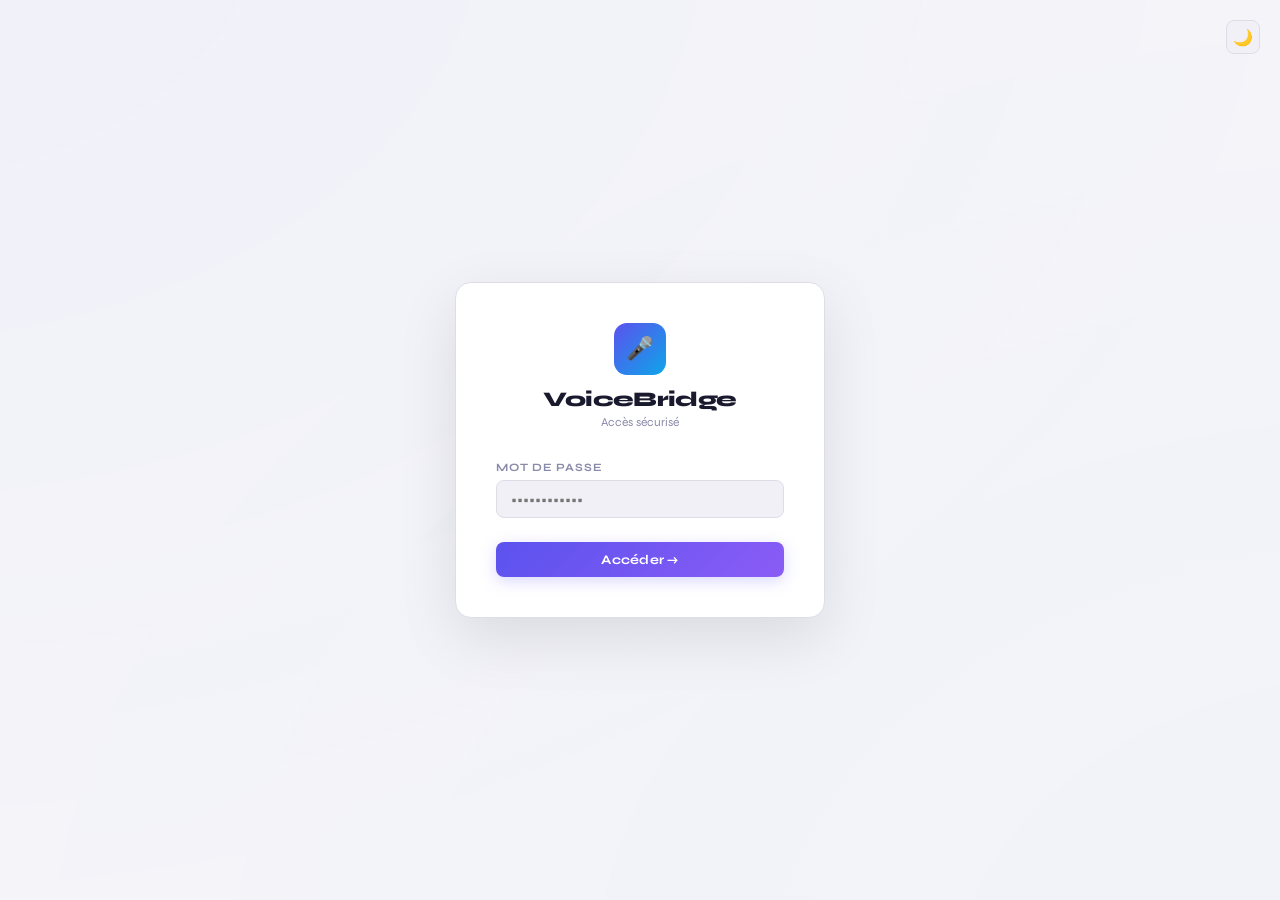
<file: Spec/voicebridge_v8.html>
<!DOCTYPE html>
<html lang="fr" data-theme="light">
<head>
<meta charset="UTF-8">
<meta name="viewport" content="width=device-width, initial-scale=1.0">
<title>VoiceBridge</title>
<link href="https://fonts.googleapis.com/css2?family=Syne:wght@400;500;600;700;800&family=DM+Mono:wght@300;400;500&display=swap" rel="stylesheet">
<style>
  /* ── THEMES ── */
  [data-theme="dark"] {
    --bg: #0a0a0f;
    --surface: #111118;
    --surface2: #1a1a24;
    --surface3: #22222f;
    --border: #2a2a3a;
    --border2: #333345;
    --accent: #6c63ff;
    --accent2: #a78bfa;
    --accent3: #38bdf8;
    --success: #34d399;
    --warning: #fbbf24;
    --danger: #f87171;
    --text: #f0f0f8;
    --text2: #9898b8;
    --text3: #5a5a7a;
    --glow: rgba(108,99,255,0.15);
    --shadow: rgba(0,0,0,0.5);
    --header-bg: rgba(10,10,15,0.88);
  }

  [data-theme="light"] {
    --bg: #f4f4f9;
    --surface: #ffffff;
    --surface2: #f0f0f6;
    --surface3: #e8e8f0;
    --border: #dddde8;
    --border2: #c8c8d8;
    --accent: #5b52ee;
    --accent2: #7c6ee8;
    --accent3: #0ea5e9;
    --success: #10b981;
    --warning: #d97706;
    --danger: #ef4444;
    --text: #1a1a2e;
    --text2: #4a4a6a;
    --text3: #8a8aaa;
    --glow: rgba(91,82,238,0.08);
    --shadow: rgba(0,0,0,0.1);
    --header-bg: rgba(244,244,249,0.92);
  }

  * { margin:0; padding:0; box-sizing:border-box; }

  body {
    font-family: 'Syne', sans-serif;
    background: var(--bg);
    color: var(--text);
    min-height: 100vh;
    overflow-x: hidden;
    transition: background 0.3s, color 0.3s;
  }

  body::before {
    content: '';
    position: fixed;
    top: -50%; left: -50%;
    width: 200%; height: 200%;
    background: radial-gradient(ellipse at 20% 20%, rgba(108,99,255,0.05) 0%, transparent 50%),
                radial-gradient(ellipse at 80% 80%, rgba(56,189,248,0.03) 0%, transparent 50%);
    pointer-events: none; z-index: 0;
    transition: opacity 0.3s;
  }

  [data-theme="light"] body::before { opacity: 0.5; }

  /* ── HEADER ── */
  header {
    position: sticky; top: 0; z-index: 100;
    background: var(--header-bg);
    backdrop-filter: blur(20px);
    border-bottom: 1px solid var(--border);
    padding: 0 2rem;
    transition: background 0.3s, border-color 0.3s;
  }

  .header-top {
    display: flex; align-items: center;
    justify-content: space-between;
    padding: 0.9rem 0 0.75rem;
  }

  .logo {
    display: flex; align-items: center; gap: 0.6rem;
    font-size: 1.1rem; font-weight: 700; letter-spacing: -0.02em;
  }

  .logo-icon {
    width: 32px; height: 32px;
    background: linear-gradient(135deg, var(--accent), var(--accent3));
    border-radius: 8px;
    display: flex; align-items: center; justify-content: center;
    font-size: 0.9rem;
  }

  .header-actions { display: flex; align-items: center; gap: 0.6rem; }

  .theme-toggle {
    width: 34px; height: 34px;
    border-radius: 8px;
    border: 1px solid var(--border);
    background: var(--surface2);
    cursor: pointer;
    display: flex; align-items: center; justify-content: center;
    font-size: 1rem;
    transition: all 0.2s;
  }
  .theme-toggle:hover { border-color: var(--border2); }

  .status-badge {
    display: flex; align-items: center; gap: 0.4rem;
    padding: 0.35rem 0.75rem;
    background: var(--surface2);
    border: 1px solid var(--border);
    border-radius: 20px;
    font-size: 0.75rem;
    font-family: 'DM Mono', monospace;
    cursor: pointer;
    transition: all 0.2s;
  }
  .status-badge:hover { border-color: var(--border2); }

  .status-dot {
    width: 6px; height: 6px; border-radius: 50%;
    background: var(--success);
    box-shadow: 0 0 6px var(--success);
    animation: pulse 2s infinite;
  }

  @keyframes pulse { 0%,100%{opacity:1} 50%{opacity:0.4} }

  .btn-header {
    display: flex; align-items: center; gap: 0.4rem;
    padding: 0.35rem 0.8rem;
    border-radius: 8px;
    font-size: 0.75rem; font-weight: 600;
    font-family: 'Syne', sans-serif;
    border: 1px solid var(--border);
    cursor: pointer; transition: all 0.2s;
    background: var(--surface2); color: var(--text2);
  }
  .btn-header:hover { border-color: var(--accent); color: var(--accent2); }
  .btn-header.warm { border-color: rgba(108,99,255,0.3); color: var(--accent2); }
  .btn-header.warm:hover { background: rgba(108,99,255,0.1); }

  /* ── NAV ── */
  nav { display: flex; gap: 0; border-top: 1px solid var(--border); }

  .nav-item {
    padding: 0.65rem 1.1rem;
    font-size: 0.75rem; font-weight: 600;
    color: var(--text3); cursor: pointer;
    border-bottom: 2px solid transparent;
    transition: all 0.2s;
    letter-spacing: 0.03em; text-transform: uppercase;
  }
  .nav-item:hover { color: var(--text2); }
  .nav-item.active { color: var(--accent2); border-bottom-color: var(--accent); }

  /* ── MAIN ── */
  main {
    position: relative; z-index: 1;
    max-width: 920px; margin: 0 auto;
    padding: 2rem 2rem 5rem;
  }

  .page { display: none; }
  .page.active { display: block; }

  /* ── PAGE HEADER ── */
  .page-title {
    font-size: 1.5rem; font-weight: 800;
    letter-spacing: -0.03em; margin-bottom: 0.2rem;
  }
  .page-sub {
    font-size: 0.78rem; color: var(--text3);
    margin-bottom: 1.75rem;
    font-family: 'DM Mono', monospace;
  }

  /* ── STUDIO TABS ── */
  .studio-tabs {
    display: flex; gap: 0;
    background: var(--surface);
    border: 1px solid var(--border);
    border-radius: 12px;
    padding: 4px; margin-bottom: 2rem;
  }

  .studio-tab {
    flex: 1; padding: 0.6rem 0.75rem;
    border-radius: 9px;
    font-size: 0.78rem; font-weight: 600;
    color: var(--text3); cursor: pointer;
    transition: all 0.2s; text-align: center;
  }
  .studio-tab:hover { color: var(--text2); }
  .studio-tab.active {
    background: var(--surface3); color: var(--text);
    border: 1px solid var(--border2);
    box-shadow: 0 2px 8px var(--shadow);
  }

  .studio-content { display: none; }
  .studio-content.active { display: block; }

  /* ── STEPS ── */
  .step { margin-bottom: 1.5rem; transition: opacity 0.3s; }
  .step.locked { opacity: 0.3; pointer-events: none; user-select: none; }

  .step-header {
    display: flex; align-items: center; gap: 0.5rem;
    margin-bottom: 1rem; padding-bottom: 0.5rem;
    border-bottom: 1px solid var(--border);
  }

  .step-number {
    width: 22px; height: 22px; border-radius: 50%;
    background: var(--surface3); border: 1px solid var(--border2);
    display: flex; align-items: center; justify-content: center;
    font-size: 0.65rem; font-family: 'DM Mono', monospace;
    color: var(--text3); flex-shrink: 0;
  }
  .step.done .step-number {
    background: rgba(52,211,153,0.15);
    border-color: var(--success); color: var(--success);
  }

  .step-title {
    font-size: 0.73rem; font-weight: 700;
    color: var(--text3); text-transform: uppercase; letter-spacing: 0.08em;
  }
  .step.done .step-title { color: var(--success); }

  /* ── FORM ── */
  .field { margin-bottom: 1rem; }

  label {
    display: block; font-size: 0.7rem; font-weight: 700;
    color: var(--text3); text-transform: uppercase;
    letter-spacing: 0.07em; margin-bottom: 0.4rem;
  }

  select, input[type="text"], input[type="password"], input[type="url"] {
    width: 100%; padding: 0.6rem 0.9rem;
    background: var(--surface2); border: 1px solid var(--border);
    border-radius: 8px; color: var(--text);
    font-family: 'Syne', sans-serif; font-size: 0.85rem;
    outline: none; transition: border-color 0.2s, box-shadow 0.2s;
    appearance: none; -webkit-appearance: none;
  }
  select {
    background-image: url("data:image/svg+xml,%3Csvg xmlns='http://www.w3.org/2000/svg' width='12' height='12' viewBox='0 0 12 12'%3E%3Cpath fill='%235a5a7a' d='M6 8L1 3h10z'/%3E%3C/svg%3E");
    background-repeat: no-repeat; background-position: right 0.75rem center; padding-right: 2rem;
  }
  select:focus, input:focus {
    border-color: var(--accent);
    box-shadow: 0 0 0 3px rgba(108,99,255,0.1);
  }

  textarea {
    width: 100%; padding: 0.9rem;
    background: var(--surface2); border: 1px solid var(--border);
    border-radius: 8px; color: var(--text);
    font-family: 'DM Mono', monospace; font-size: 0.82rem;
    line-height: 1.6; outline: none; resize: vertical; min-height: 90px;
    transition: border-color 0.2s;
  }
  textarea:focus { border-color: var(--accent); box-shadow: 0 0 0 3px rgba(108,99,255,0.1); }

  .hint {
    margin-top: 0.4rem; font-size: 0.7rem; color: var(--text3);
    font-family: 'DM Mono', monospace;
  }

  /* ── RADIO ── */
  .radio-group { display: flex; gap: 0.5rem; flex-wrap: wrap; }

  .radio-option {
    display: flex; align-items: center; gap: 0.4rem;
    padding: 0.4rem 0.75rem;
    background: var(--surface2); border: 1px solid var(--border);
    border-radius: 8px; font-size: 0.78rem; font-weight: 500;
    color: var(--text2); cursor: pointer; transition: all 0.2s;
  }
  .radio-option:hover { border-color: var(--border2); color: var(--text); }
  .radio-option.selected {
    background: rgba(108,99,255,0.1);
    border-color: var(--accent); color: var(--accent2);
  }

  /* ── BUTTONS ── */
  .btn {
    display: inline-flex; align-items: center; gap: 0.4rem;
    padding: 0.6rem 1.2rem; border-radius: 8px;
    font-size: 0.82rem; font-weight: 700;
    font-family: 'Syne', sans-serif;
    cursor: pointer; transition: all 0.2s; border: none;
    letter-spacing: 0.02em;
  }
  .btn-primary {
    background: linear-gradient(135deg, var(--accent), #8b5cf6);
    color: white; box-shadow: 0 4px 15px rgba(108,99,255,0.25);
  }
  .btn-primary:hover { transform: translateY(-1px); box-shadow: 0 6px 20px rgba(108,99,255,0.35); }
  .btn-secondary {
    background: var(--surface2); color: var(--text2);
    border: 1px solid var(--border);
  }
  .btn-secondary:hover { border-color: var(--border2); color: var(--text); }
  .btn-danger {
    background: rgba(248,113,113,0.1); color: var(--danger);
    border: 1px solid rgba(248,113,113,0.2);
  }
  .btn-danger:hover { background: rgba(248,113,113,0.2); }
  .btn-sm { padding: 0.3rem 0.65rem; font-size: 0.72rem; }

  .btn-row { display: flex; gap: 0.5rem; margin-top: 1rem; flex-wrap: wrap; }

  /* ── MIC ZONE ── */
  .mic-zone {
    background: var(--surface); border: 1px solid var(--border);
    border-radius: 12px; padding: 2rem; text-align: center;
    cursor: pointer; position: relative; overflow: hidden;
    transition: all 0.2s;
  }
  .mic-zone::before {
    content: ''; position: absolute; inset: 0;
    background: radial-gradient(ellipse at center, var(--glow) 0%, transparent 70%);
    opacity: 0; transition: opacity 0.3s;
  }
  .mic-zone:hover::before, .mic-zone.recording::before { opacity: 1; }
  .mic-zone.recording { border-color: var(--accent); }
  .mic-icon { font-size: 2rem; margin-bottom: 0.5rem; display: block; }
  .mic-label { font-size: 0.8rem; color: var(--text3); font-family: 'DM Mono', monospace; }

  .recording-waves {
    display: none; justify-content: center;
    align-items: center; gap: 3px; margin-top: 0.6rem; height: 18px;
  }
  .mic-zone.recording .recording-waves { display: flex; }

  .wave-bar {
    width: 3px; background: var(--accent); border-radius: 2px;
    animation: wave 0.8s ease-in-out infinite;
  }
  .wave-bar:nth-child(1){animation-delay:0s;height:6px}
  .wave-bar:nth-child(2){animation-delay:.1s;height:14px}
  .wave-bar:nth-child(3){animation-delay:.2s;height:18px}
  .wave-bar:nth-child(4){animation-delay:.3s;height:14px}
  .wave-bar:nth-child(5){animation-delay:.4s;height:6px}

  @keyframes wave { 0%,100%{transform:scaleY(0.5)} 50%{transform:scaleY(1)} }

  /* ── PLAYER ── */
  .audio-player {
    background: var(--surface); border: 1px solid var(--border);
    border-radius: 10px; padding: 0.75rem 1rem;
    display: flex; align-items: center; gap: 0.75rem;
  }
  .play-btn {
    width: 30px; height: 30px; border-radius: 50%;
    background: linear-gradient(135deg, var(--accent), #8b5cf6);
    border: none; cursor: pointer;
    display: flex; align-items: center; justify-content: center;
    font-size: 0.65rem; flex-shrink: 0; transition: transform 0.2s;
  }
  .play-btn:hover { transform: scale(1.08); }
  .progress-track {
    flex: 1; height: 3px; background: var(--surface3);
    border-radius: 2px; cursor: pointer;
  }
  .progress-fill {
    height: 100%; border-radius: 2px;
    background: linear-gradient(90deg, var(--accent), var(--accent3));
  }
  .time { font-size: 0.68rem; font-family: 'DM Mono', monospace; color: var(--text3); white-space: nowrap; }

  /* ── DROP ZONE ── */
  .drop-zone {
    border: 2px dashed var(--border); border-radius: 12px;
    padding: 2rem; text-align: center;
    transition: all 0.2s; cursor: pointer;
  }
  .drop-zone:hover { border-color: var(--accent); background: rgba(108,99,255,0.03); }
  .drop-icon { font-size: 1.75rem; margin-bottom: 0.6rem; display: block; }
  .drop-label { font-size: 0.82rem; color: var(--text2); }
  .drop-formats { font-size: 0.7rem; color: var(--text3); font-family: 'DM Mono', monospace; margin-top: 0.25rem; }

  /* ── CARD ── */
  .card {
    background: var(--surface); border: 1px solid var(--border);
    border-radius: 12px; padding: 1.25rem; margin-bottom: 1rem;
    transition: background 0.3s, border-color 0.3s;
  }
  .card-title {
    font-size: 0.7rem; font-weight: 700; color: var(--text3);
    text-transform: uppercase; letter-spacing: 0.08em; margin-bottom: 1rem;
  }

  /* ── ALERT ── */
  .alert {
    display: flex; align-items: flex-start; gap: 0.6rem;
    padding: 0.7rem 0.9rem; border-radius: 8px;
    font-size: 0.78rem; margin-bottom: 0.75rem; line-height: 1.4;
  }
  .alert-warn { background: rgba(251,191,36,0.08); border: 1px solid rgba(251,191,36,0.2); color: var(--warning); }
  .alert-success { background: rgba(52,211,153,0.08); border: 1px solid rgba(52,211,153,0.2); color: var(--success); }
  .alert-info { background: rgba(108,99,255,0.08); border: 1px solid rgba(108,99,255,0.2); color: var(--accent2); }

  /* ── VOICE LIST ── */
  .voice-list {
    border: 1px solid var(--border); border-radius: 12px; overflow: hidden;
  }
  .voice-item {
    border-bottom: 1px solid var(--border); transition: background 0.15s;
  }
  .voice-item:last-child { border-bottom: none; }

  .voice-item-row {
    display: flex; align-items: center;
    padding: 0.9rem 1.25rem; gap: 0.75rem;
  }
  .voice-item:hover .voice-item-row { background: var(--surface2); }

  .voice-flag { font-size: 1.1rem; flex-shrink: 0; }
  .voice-info { flex: 1; }
  .voice-name { font-size: 0.88rem; font-weight: 600; margin-bottom: 0.1rem; }
  .voice-meta { font-size: 0.68rem; color: var(--text3); font-family: 'DM Mono', monospace; }

  .voice-actions { display: flex; gap: 0.35rem; }

  .icon-btn {
    width: 28px; height: 28px; border-radius: 6px;
    border: 1px solid var(--border); background: var(--surface2);
    color: var(--text3); cursor: pointer;
    display: flex; align-items: center; justify-content: center;
    font-size: 0.75rem; transition: all 0.2s;
  }
  .icon-btn:hover { border-color: var(--border2); color: var(--text); }
  .icon-btn.delete:hover { border-color: var(--danger); color: var(--danger); background: rgba(248,113,113,0.05); }
  .icon-btn.locked { opacity: 0.5; cursor: default; }
  .icon-btn.play-icon:hover { border-color: var(--success); color: var(--success); }
  .icon-btn.play-icon.active { border-color: var(--success); color: var(--success); background: rgba(52,211,153,0.08); }

  .voice-player {
    display: none; padding: 0 1.25rem 0.9rem;
    background: var(--surface2);
  }
  .voice-player.open { display: block; }

  /* ── RECORDINGS ── */
  .recordings-toolbar {
    display: flex; align-items: center; justify-content: space-between;
    margin-bottom: 1.25rem; flex-wrap: wrap; gap: 0.75rem;
  }

  .filter-tabs {
    display: flex; gap: 0.35rem;
  }
  .filter-tab {
    padding: 0.35rem 0.75rem; border-radius: 20px;
    font-size: 0.72rem; font-weight: 600;
    border: 1px solid var(--border);
    background: var(--surface2); color: var(--text3);
    cursor: pointer; transition: all 0.2s;
  }
  .filter-tab:hover { color: var(--text2); }
  .filter-tab.active {
    background: rgba(108,99,255,0.1);
    border-color: var(--accent); color: var(--accent2);
  }

  .recordings-stats {
    font-size: 0.72rem; color: var(--text3);
    font-family: 'DM Mono', monospace;
  }

  .rec-list { display: flex; flex-direction: column; gap: 0; border: 1px solid var(--border); border-radius: 12px; overflow: hidden; }

  .rec-item { border-bottom: 1px solid var(--border); }
  .rec-item:last-child { border-bottom: none; }

  .rec-item-row {
    display: flex; align-items: center; gap: 0.75rem;
    padding: 0.85rem 1.25rem; transition: background 0.15s;
  }
  .rec-item:hover .rec-item-row { background: var(--surface2); }

  .rec-mode-badge {
    padding: 0.2rem 0.55rem; border-radius: 6px;
    font-size: 0.65rem; font-weight: 700; letter-spacing: 0.04em;
    font-family: 'DM Mono', monospace; flex-shrink: 0;
  }
  .badge-tts { background: rgba(108,99,255,0.12); color: var(--accent2); }
  .badge-stt { background: rgba(56,189,248,0.12); color: var(--accent3); }
  .badge-live { background: rgba(52,211,153,0.12); color: var(--success); }

  .rec-info { flex: 1; min-width: 0; }
  .rec-voice { font-size: 0.82rem; font-weight: 600; margin-bottom: 0.1rem; white-space: nowrap; overflow: hidden; text-overflow: ellipsis; }
  .rec-meta { font-size: 0.68rem; color: var(--text3); font-family: 'DM Mono', monospace; }

  .rec-expire { font-size: 0.65rem; color: var(--warning); font-family: 'DM Mono', monospace; margin-top: 0.15rem; }

  .rec-actions { display: flex; gap: 0.35rem; flex-shrink: 0; }

  .rec-player {
    display: none; padding: 0.75rem 1.25rem;
    background: var(--surface2); border-top: 1px solid var(--border);
  }
  .rec-player.open { display: block; }

  .empty-state {
    text-align: center; padding: 3rem 2rem;
    color: var(--text3);
  }
  .empty-icon { font-size: 2.5rem; margin-bottom: 0.75rem; }
  .empty-label { font-size: 0.85rem; }
  .empty-sub { font-size: 0.75rem; margin-top: 0.3rem; font-family: 'DM Mono', monospace; }

  /* ── DETECTION ── */
  .analysis-modes { display: flex; flex-direction: column; gap: 0.4rem; }
  .mode-option {
    display: flex; align-items: center; gap: 0.75rem;
    padding: 0.75rem 1rem; background: var(--surface2);
    border: 1px solid var(--border); border-radius: 10px;
    cursor: pointer; transition: all 0.15s;
  }
  .mode-option:hover { border-color: var(--border2); }
  .mode-option.selected { border-color: var(--accent); background: rgba(108,99,255,0.07); }

  .mode-dot {
    width: 16px; height: 16px; border-radius: 50%;
    border: 2px solid var(--border2); flex-shrink: 0;
    display: flex; align-items: center; justify-content: center;
    transition: all 0.2s;
  }
  .mode-option.selected .mode-dot { border-color: var(--accent); background: var(--accent); }
  .mode-option.selected .mode-dot::after {
    content: ''; width: 5px; height: 5px;
    background: white; border-radius: 50%;
  }

  .result-card {
    background: var(--surface); border: 1px solid var(--border);
    border-radius: 12px; overflow: hidden;
  }
  .result-verdict {
    padding: 1.5rem; display: flex; align-items: center; gap: 1rem;
    border-bottom: 1px solid var(--border);
  }
  .verdict-icon { font-size: 2rem; }
  .verdict-label { font-size: 1.1rem; font-weight: 800; letter-spacing: -0.02em; }
  .verdict-label.ai { color: var(--warning); }
  .verdict-label.human { color: var(--success); }
  .verdict-conf { font-size: 0.72rem; color: var(--text3); font-family: 'DM Mono', monospace; margin-top: 0.15rem; }

  .result-details { padding: 1rem 1.25rem; }
  .detail-row {
    display: flex; justify-content: space-between; align-items: center;
    padding: 0.4rem 0; border-bottom: 1px solid var(--border);
    font-size: 0.78rem;
  }
  .detail-row:last-child { border-bottom: none; }
  .detail-key { color: var(--text3); font-family: 'DM Mono', monospace; }
  .detail-val { font-weight: 600; }
  .detail-val.ok { color: var(--success); }
  .detail-val.warn { color: var(--warning); }

  /* ── SETTINGS ── */
  .settings-layout { display: grid; grid-template-columns: 160px 1fr; gap: 1.5rem; }

  .settings-nav {
    display: flex; flex-direction: column;
    background: var(--surface); border: 1px solid var(--border);
    border-radius: 12px; overflow: hidden; height: fit-content;
  }
  .settings-nav-item {
    padding: 0.75rem 1rem; font-size: 0.78rem; font-weight: 600;
    color: var(--text3); cursor: pointer;
    border-bottom: 1px solid var(--border); transition: all 0.15s;
  }
  .settings-nav-item:last-child { border-bottom: none; }
  .settings-nav-item:hover { color: var(--text2); background: var(--surface2); }
  .settings-nav-item.active {
    color: var(--accent2); background: rgba(108,99,255,0.07);
    border-left: 2px solid var(--accent);
  }

  .settings-panel { display: none; }
  .settings-panel.active { display: block; }

  .metric-bar { background: var(--surface3); border-radius: 4px; height: 5px; margin-top: 0.35rem; overflow: hidden; }
  .metric-fill { height: 100%; border-radius: 4px; background: linear-gradient(90deg, var(--accent), var(--accent3)); }

  .api-key-display {
    display: flex; align-items: center; gap: 0.5rem;
    background: var(--surface2); border: 1px solid var(--border);
    border-radius: 8px; padding: 0.6rem 0.9rem;
    font-family: 'DM Mono', monospace; font-size: 0.82rem; color: var(--text2);
  }
  .api-key-value { flex: 1; }

  /* ── INSTALL ── */
  .install-step { display: flex; gap: 1rem; margin-bottom: 1.25rem; padding-bottom: 1.25rem; border-bottom: 1px solid var(--border); }
  .install-step:last-child { border-bottom: none; margin-bottom: 0; padding-bottom: 0; }
  .install-num {
    width: 26px; height: 26px; border-radius: 50%;
    background: linear-gradient(135deg, var(--accent), #8b5cf6);
    display: flex; align-items: center; justify-content: center;
    font-size: 0.72rem; font-weight: 700; flex-shrink: 0; margin-top: 0.1rem;
  }
  .install-content { flex: 1; }
  .install-title { font-size: 0.85rem; font-weight: 700; margin-bottom: 0.35rem; }
  .install-desc { font-size: 0.75rem; color: var(--text3); margin-bottom: 0.5rem; line-height: 1.5; }
  .code-block {
    background: var(--surface3); border: 1px solid var(--border);
    border-radius: 6px; padding: 0.45rem 0.7rem;
    font-family: 'DM Mono', monospace; font-size: 0.7rem; color: var(--accent2);
    margin-bottom: 0.5rem;
  }

  /* ── LOGIN ── */
  .login-page {
    display: none; min-height: 100vh;
    align-items: center; justify-content: center; flex-direction: column;
    position: relative; z-index: 10;
  }
  .login-page.visible { display: flex; }

  .login-box {
    width: 100%; max-width: 370px; padding: 2.5rem;
    background: var(--surface); border: 1px solid var(--border);
    border-radius: 16px; box-shadow: 0 20px 60px var(--shadow);
  }
  .login-logo { text-align: center; margin-bottom: 2rem; }
  .login-logo-icon {
    width: 52px; height: 52px;
    background: linear-gradient(135deg, var(--accent), var(--accent3));
    border-radius: 13px;
    display: flex; align-items: center; justify-content: center;
    font-size: 1.4rem; margin: 0 auto 0.75rem;
  }
  .login-title { font-size: 1.3rem; font-weight: 800; letter-spacing: -0.03em; }
  .login-sub { font-size: 0.75rem; color: var(--text3); margin-top: 0.2rem; }

  /* ── VOICE ADD FORM ── */
  .breadcrumb {
    display: flex; align-items: center; gap: 0.4rem;
    font-size: 0.72rem; color: var(--text3); margin-bottom: 1.5rem;
    font-family: 'DM Mono', monospace;
  }
  .breadcrumb a { color: var(--accent2); cursor: pointer; text-decoration: none; }
  .breadcrumb .current { color: var(--text2); }

  .ref-text-box {
    background: var(--surface2); border: 1px solid var(--border);
    border-left: 3px solid var(--accent); border-radius: 8px;
    padding: 1rem; font-size: 0.82rem; color: var(--text2);
    line-height: 1.7; font-style: italic; margin-bottom: 0.5rem;
  }

  /* ── URL EXTRACT ── */
  .url-input-row { display: flex; gap: 0.5rem; }
  .url-input-row input { flex: 1; }

  .extract-progress {
    display: none; margin-top: 0.75rem;
  }
  .extract-progress.visible { display: block; }
  .progress-bar-wrap {
    height: 4px; background: var(--surface3); border-radius: 2px; overflow: hidden; margin-bottom: 0.5rem;
  }
  .progress-bar-fill {
    height: 100%; border-radius: 2px;
    background: linear-gradient(90deg, var(--accent), var(--accent3));
    animation: prog 2s ease-in-out forwards;
  }
  @keyframes prog { 0%{width:0%} 100%{width:85%} }

  /* ── POPOVER ── */
  .popover {
    display: none; position: absolute;
    top: calc(100% + 8px); right: 0;
    background: var(--surface2); border: 1px solid var(--border);
    border-radius: 10px; padding: 1rem; min-width: 210px;
    z-index: 200; box-shadow: 0 8px 30px var(--shadow);
  }
  .popover.open { display: block; }
  .popover-title { font-size: 0.68rem; font-weight: 700; color: var(--text3); text-transform: uppercase; letter-spacing: 0.06em; margin-bottom: 0.6rem; }
  .popover-row { display: flex; justify-content: space-between; font-size: 0.73rem; padding: 0.25rem 0; font-family: 'DM Mono', monospace; color: var(--text3); }
  .popover-row span:last-child { color: var(--text); }

  .relative { position: relative; }

  /* ── GRID ── */
  .grid-2 { display: grid; grid-template-columns: 1fr 1fr; gap: 0.75rem; }

  /* ── DIVIDER ── */
  hr { border: none; border-top: 1px solid var(--border); margin: 1.25rem 0; }

  /* ── SCROLLBAR ── */
  ::-webkit-scrollbar { width: 4px; }
  ::-webkit-scrollbar-track { background: var(--bg); }
  ::-webkit-scrollbar-thumb { background: var(--border2); border-radius: 2px; }
</style>
</head>
<body>

<!-- LOGIN -->
<div class="login-page visible" id="loginPage">
  <div style="position:absolute;top:1.25rem;right:1.25rem">
    <button class="theme-toggle" id="loginThemeBtn" onclick="toggleTheme()" title="Changer de thème">🌙</button>
  </div>
  <div class="login-box">
    <div class="login-logo">
      <div class="login-logo-icon">🎤</div>
      <div class="login-title">VoiceBridge</div>
      <div class="login-sub">Accès sécurisé</div>
    </div>
    <div class="field">
      <label>Mot de passe</label>
      <input type="password" id="pwInput" placeholder="••••••••••••" onkeydown="if(event.key==='Enter')doLogin()">
    </div>
    <button class="btn btn-primary" style="width:100%;justify-content:center;margin-top:0.5rem" onclick="doLogin()">Accéder →</button>
    <div id="loginError" style="display:none;margin-top:0.75rem;font-size:0.72rem;color:var(--danger);font-family:'DM Mono',monospace;text-align:center"></div>
  </div>
</div>

<!-- APP -->
<div id="app" style="display:none">

<header>
  <div class="header-top">
    <div class="logo">
      <div class="logo-icon">🎤</div>
      VoiceBridge
    </div>
    <div class="header-actions">
      <button class="theme-toggle" id="themeBtn" onclick="toggleTheme()" title="Changer de thème">🌙</button>
      <div class="relative">
        <div class="status-badge" onclick="toggleStatus(this)">
          <div class="status-dot"></div>
          <span style="color:var(--text2)">Prêt</span>
          <span style="color:var(--text3);font-size:0.65rem">▾</span>
        </div>
        <div id="statusPop" style="display:none;position:absolute;top:calc(100% + 8px);right:0;background:var(--surface2);border:1px solid var(--border);border-radius:10px;padding:1rem;min-width:210px;z-index:9999;box-shadow:0 8px 30px rgba(0,0,0,0.25)">
          <div style="font-size:0.68rem;font-weight:700;color:var(--text3);text-transform:uppercase;letter-spacing:0.06em;margin-bottom:0.6rem">État du serveur</div>
          <div style="display:flex;justify-content:space-between;font-size:0.73rem;padding:0.25rem 0;font-family:'DM Mono',monospace"><span style="color:var(--text3)">RAM</span><span style="color:var(--text)">4.2 / 16 Go</span></div>
          <div style="display:flex;justify-content:space-between;font-size:0.73rem;padding:0.25rem 0;font-family:'DM Mono',monospace"><span style="color:var(--text3)">Stockage</span><span style="color:var(--text)">2.1 / 200 Go</span></div>
          <div style="display:flex;justify-content:space-between;font-size:0.73rem;padding:0.25rem 0;font-family:'DM Mono',monospace"><span style="color:var(--text3)">Modèles</span><span style="color:var(--success);font-weight:600">Chargés</span></div>
          <div style="display:flex;justify-content:space-between;font-size:0.73rem;padding:0.25rem 0;font-family:'DM Mono',monospace"><span style="color:var(--text3)">Latence</span><span style="color:var(--text)">~0.8s</span></div>
        </div>
      </div>
      <button class="btn-header warm" onclick="goSettings('server')">🚀 Préchauffer</button>
      <button class="btn-header" onclick="confirmClean()">🧹 Nettoyer</button>
    </div>
  </div>
  <nav>
    <div class="nav-item active" onclick="goTo('studio',this)">Studio</div>
    <div class="nav-item" onclick="goTo('voices',this)">Mes voix</div>
    <div class="nav-item" onclick="goTo('recordings',this)">Enregistrements</div>
    <div class="nav-item" onclick="goTo('detection',this)">Détection</div>
    <div class="nav-item" onclick="goTo('settings',this)">Réglages</div>
  </nav>
</header>

<main>

<!-- ══════════════ STUDIO ══════════════ -->
<div class="page active" id="page-studio">
  <div class="page-title">Studio</div>
  <div class="page-sub">Générez, transcrivez ou parlez en direct</div>

  <div class="studio-tabs">
    <div class="studio-tab active" onclick="switchTab('tts',this)">Lire un texte <span style="color:var(--text3);font-size:0.68rem">(TTS)</span></div>
    <div class="studio-tab" onclick="switchTab('stt',this)">Transcrire ma voix <span style="color:var(--text3);font-size:0.68rem">(STT)</span></div>
    <div class="studio-tab" onclick="switchTab('live',this)">Parler en direct <span style="color:var(--text3);font-size:0.68rem">(Live)</span></div>
  </div>

  <!-- TTS -->
  <div class="studio-content active" id="tab-tts">
    <div class="step" id="tts-s1">
      <div class="step-header"><div class="step-number">1</div><div class="step-title">Texte à lire</div></div>
      <textarea id="ttsText" rows="4" placeholder="Saisissez votre texte ici..." oninput="checkTts()"></textarea>
      <div class="hint">💡 Utilisez <strong>?</strong> <strong>!</strong> <strong>...</strong> pour varier l'intonation · Les <strong>MAJUSCULES</strong> accentuent un mot</div>
    </div>

    <div class="step locked" id="tts-s2">
      <div class="step-header"><div class="step-number">2</div><div class="step-title">Génération</div></div>
      <div class="grid-2">
        <div class="field">
          <label>Voix</label>
          <select><option>🇫🇷 JC - Français</option><option>🇬🇧 JC - Anglais</option><option>🇫🇷 Juliette</option><option>🇬🇧 Dave</option></select>
        </div>
        <div class="field">
          <label>Format</label>
          <div class="radio-group">
            <div class="radio-option selected" onclick="selRadio(this,'tf')">WAV</div>
            <div class="radio-option" onclick="selRadio(this,'tf')">MP3</div>
          </div>
        </div>
      </div>
      <div class="field">
        <label>Qualité</label>
        <div class="radio-group">
          <div class="radio-option" onclick="selRadio(this,'tq')">Normale</div>
          <div class="radio-option selected" onclick="selRadio(this,'tq')">Haute qualité</div>
        </div>
      </div>
      <div class="field">
        <label>Conserver le fichier</label>
        <div class="radio-group">
          <div class="radio-option selected" onclick="selRet(this,'tret','warn-tts')">Session uniquement <span style="opacity:0.6;font-size:0.7rem">(non conservé)</span></div>
          <div class="radio-option" onclick="selRet(this,'tret','warn-tts')">24h</div>
          <div class="radio-option" onclick="selRet(this,'tret','warn-tts')">48h</div>
        </div>
        <div class="hint">Valeur par défaut selon les réglages globaux · Modifiable pour cette génération uniquement</div>
      </div>
      <div class="btn-row"><button class="btn btn-primary" onclick="simGen('tts')">🎙 Générer</button></div>
    </div>

    <div class="step locked" id="tts-s3">
      <div class="step-header"><div class="step-number">3</div><div class="step-title">Résultat</div></div>
      <div class="audio-player">
        <button class="play-btn">▶</button>
        <div class="progress-track"><div class="progress-fill" style="width:30%"></div></div>
        <span class="time">0:04 / 0:12</span>
      </div>
      <div id="warn-tts" class="hint" style="display:none;margin-top:0.5rem;color:var(--warning)">⚠️ Session uniquement — Téléchargez maintenant si vous souhaitez conserver ce fichier</div>
      <div class="btn-row"><button class="btn btn-secondary">⬇ Télécharger</button></div>
    </div>
  </div>

  <!-- STT -->
  <div class="studio-content" id="tab-stt">
    <div class="step done" id="stt-s1">
      <div class="step-header"><div class="step-number">✓</div><div class="step-title">Enregistrement</div></div>
      <div class="field">
        <label>Langue source</label>
        <select style="max-width:200px"><option>🇫🇷 Français</option><option>🇬🇧 Anglais</option></select>
      </div>
      <div class="mic-zone recording" id="sttMic" onclick="toggleRec()">
        <span class="mic-icon">🎤</span>
        <div class="mic-label" id="sttLabel">Enregistrement en cours… cliquez pour arrêter</div>
        <div class="recording-waves"><div class="wave-bar"></div><div class="wave-bar"></div><div class="wave-bar"></div><div class="wave-bar"></div><div class="wave-bar"></div></div>
      </div>
      <div class="btn-row"><button class="btn btn-secondary" onclick="resetRec()">🔄 Ré-enregistrer</button></div>
    </div>

    <div class="step done" id="stt-s2">
      <div class="step-header"><div class="step-number">✓</div><div class="step-title">Validation de la transcription</div></div>
      <div style="margin-bottom:0.75rem">
        <div style="font-size:0.7rem;color:var(--text3);margin-bottom:0.35rem;font-family:'DM Mono',monospace">Écouter l'enregistrement original</div>
        <div class="audio-player">
          <button class="play-btn">▶</button>
          <div class="progress-track"><div class="progress-fill" style="width:0%"></div></div>
          <span class="time">0:00 / 0:08</span>
        </div>
      </div>
      <div class="field">
        <label>Transcription — corrigez si nécessaire</label>
        <textarea id="sttText" rows="3" oninput="checkStt()">Bonjour, je m'appelle Jean-Christophe et je souhaite vous présenter notre nouveau projet de sécurité informatique.</textarea>
        <div class="hint">💡 Corrigez avant de continuer si la transcription est approximative</div>
      </div>
    </div>

    <div class="step" id="stt-s3">
      <div class="step-header"><div class="step-number">3</div><div class="step-title">Génération</div></div>
      <div class="grid-2">
        <div class="field">
          <label>Voix</label>
          <select><option>🇫🇷 JC - Français</option><option>🇬🇧 JC - Anglais</option><option>🇫🇷 Juliette</option></select>
        </div>
        <div class="field">
          <label>Format</label>
          <div class="radio-group">
            <div class="radio-option selected" onclick="selRadio(this,'sf')">WAV</div>
            <div class="radio-option" onclick="selRadio(this,'sf')">MP3</div>
          </div>
        </div>
      </div>
      <div class="field">
        <label>Qualité</label>
        <div class="radio-group">
          <div class="radio-option" onclick="selRadio(this,'sq')">Normale</div>
          <div class="radio-option selected" onclick="selRadio(this,'sq')">Haute qualité</div>
        </div>
      </div>
      <div class="field">
        <label>Conserver le fichier</label>
        <div class="radio-group">
          <div class="radio-option selected" onclick="selRet(this,'sret','warn-stt')">Session uniquement <span style="opacity:0.6;font-size:0.7rem">(non conservé)</span></div>
          <div class="radio-option" onclick="selRet(this,'sret','warn-stt')">24h</div>
          <div class="radio-option" onclick="selRet(this,'sret','warn-stt')">48h</div>
        </div>
        <div class="hint">Valeur par défaut selon les réglages globaux · Modifiable pour cette génération uniquement</div>
      </div>
      <div class="btn-row"><button class="btn btn-primary" onclick="simGen('stt')">🎙 Générer</button></div>
    </div>

    <div class="step locked" id="stt-s4">
      <div class="step-header"><div class="step-number">4</div><div class="step-title">Résultat</div></div>
      <div class="audio-player">
        <button class="play-btn">▶</button>
        <div class="progress-track"><div class="progress-fill" style="width:30%"></div></div>
        <span class="time">0:04 / 0:12</span>
      </div>
      <div id="warn-stt" class="hint" style="display:none;margin-top:0.5rem;color:var(--warning)">⚠️ Session uniquement — Téléchargez maintenant si vous souhaitez conserver ce fichier</div>
      <div class="btn-row"><button class="btn btn-secondary">⬇ Télécharger</button></div>
    </div>
  </div>

  <!-- LIVE -->
  <div class="studio-content" id="tab-live">
    <div class="step" id="live-s1">
      <div class="step-header"><div class="step-number">1</div><div class="step-title">Configuration</div></div>
      <div class="alert alert-warn">⚠️ Modèles non chargés — latence +3 à 5s au premier appel. <button class="btn btn-secondary btn-sm" style="margin-left:auto" onclick="goSettings('server')">🚀 Préchauffer</button></div>
      <div class="grid-2">
        <div class="field">
          <label>Voix</label>
          <select onchange="checkLive(this)">
            <option value="">— Choisir —</option>
            <option>🇫🇷 JC - Français</option>
            <option>🇬🇧 JC - Anglais</option>
            <option>🇫🇷 Juliette</option>
          </select>
        </div>
        <div class="field">
          <label>Langue source</label>
          <select><option>🇫🇷 Français</option><option>🇬🇧 Anglais</option></select>
        </div>
      </div>

      <!-- TRADUCTION V2 -->
      <div class="field" style="opacity:0.4;pointer-events:none;position:relative">
        <div style="position:absolute;top:0;right:0;background:var(--accent);color:white;font-size:0.62rem;font-weight:700;padding:0.15rem 0.45rem;border-radius:20px;letter-spacing:0.04em">V2</div>
        <label>Traduction</label>
        <div class="grid-2">
          <select disabled><option>🇫🇷 Français (source)</option></select>
          <select disabled><option>🇬🇧 Anglais (cible)</option></select>
        </div>
        <div class="hint">Traduisez automatiquement votre parole en temps réel</div>
      </div>

      <!-- MODE GUIDÉ INTONATION V2 -->
      <div class="field" style="opacity:0.4;pointer-events:none;position:relative">
        <div style="position:absolute;top:0;right:0;background:var(--accent);color:white;font-size:0.62rem;font-weight:700;padding:0.15rem 0.45rem;border-radius:20px;letter-spacing:0.04em">V2</div>
        <label>Intention vocale</label>
        <div class="radio-group">
          <div class="radio-option selected">Neutre</div>
          <div class="radio-option">Enthousiaste</div>
          <div class="radio-option">Urgent</div>
          <div class="radio-option">Posé</div>
        </div>
        <div class="hint">Adapte automatiquement la ponctuation du texte pour guider l'intonation</div>
      </div>

      <div class="field">
        <label>Sortie audio</label>
        <div class="radio-group">
          <div class="radio-option selected" id="outNav" onclick="selOut('nav')">🔊 Navigateur</div>
          <div class="radio-option" id="outBH" onclick="selOut('bh')">🎙 BlackHole (Teams/Zoom)</div>
        </div>
        <div id="bhOk" style="display:none;margin-top:0.5rem"><div class="alert alert-success" style="margin-bottom:0">✅ VoiceBridge connecté · BlackHole 2ch détecté</div></div>
        <div id="bhErr" style="display:none;margin-top:0.5rem"><div class="alert alert-warn" style="margin-bottom:0">⚠️ VoiceBridge non détecté · <a href="#" style="color:var(--accent2)">Télécharger VoiceBridge</a></div></div>
      </div>
      <div class="hint" style="margin-top:0.25rem">💡 Le mode Live ne génère aucun fichier · Un buffer de 5s assure la continuité en cas de micro-coupure réseau</div>
    </div>

    <div class="step locked" id="live-s2">
      <div class="step-header"><div class="step-number">2</div><div class="step-title">Session live</div></div>
      <div class="mic-zone" id="liveMic">
        <span class="mic-icon">🎤</span>
        <div class="mic-label">Prêt à écouter · Latence ~0.8s</div>
        <div class="recording-waves"><div class="wave-bar"></div><div class="wave-bar"></div><div class="wave-bar"></div><div class="wave-bar"></div><div class="wave-bar"></div></div>
      </div>
      <div class="btn-row">
        <button class="btn btn-primary" id="liveBtn" onclick="toggleLive()">⏺ Démarrer</button>
      </div>
    </div>
  </div>
</div>

<!-- ══════════════ MES VOIX ══════════════ -->
<div class="page" id="page-voices">
  <div style="display:flex;justify-content:space-between;align-items:flex-start;margin-bottom:1.75rem">
    <div>
      <div class="page-title">Mes voix</div>
      <div class="page-sub">Bibliothèque de voix de référence</div>
    </div>
    <button class="btn btn-primary" onclick="goTo('voices-new',null)">+ Ajouter une voix</button>
  </div>

  <div class="voice-list">
    <!-- JC FR -->
    <div class="voice-item">
      <div class="voice-item-row">
        <div class="voice-flag">🇫🇷</div>
        <div class="voice-info">
          <div class="voice-name">JC - Français</div>
          <div class="voice-meta">Ajoutée le 26/04/2026 · neutts-nano-french · 0:12</div>
        </div>
        <div class="voice-actions">
          <div class="icon-btn play-icon" id="vplay0" onclick="toggleVoicePlayer(0)" title="Écouter">▶</div>
          <div class="icon-btn" title="Modifier">✏️</div>
          <div class="icon-btn delete" title="Supprimer">🗑</div>
        </div>
      </div>
      <div class="voice-player" id="vplayer0">
        <div class="audio-player">
          <button class="play-btn">▶</button>
          <div class="progress-track"><div class="progress-fill" style="width:0%"></div></div>
          <span class="time">0:00 / 0:12</span>
        </div>
      </div>
    </div>

    <!-- JC EN -->
    <div class="voice-item">
      <div class="voice-item-row">
        <div class="voice-flag">🇬🇧</div>
        <div class="voice-info">
          <div class="voice-name">JC - Anglais</div>
          <div class="voice-meta">Ajoutée le 26/04/2026 · neutts-nano · 0:14</div>
        </div>
        <div class="voice-actions">
          <div class="icon-btn play-icon" id="vplay1" onclick="toggleVoicePlayer(1)" title="Écouter">▶</div>
          <div class="icon-btn" title="Modifier">✏️</div>
          <div class="icon-btn delete" title="Supprimer">🗑</div>
        </div>
      </div>
      <div class="voice-player" id="vplayer1">
        <div class="audio-player">
          <button class="play-btn">▶</button>
          <div class="progress-track"><div class="progress-fill" style="width:0%"></div></div>
          <span class="time">0:00 / 0:14</span>
        </div>
      </div>
    </div>

    <!-- Juliette -->
    <div class="voice-item">
      <div class="voice-item-row">
        <div class="voice-flag">🇫🇷</div>
        <div class="voice-info">
          <div class="voice-name">Juliette</div>
          <div class="voice-meta">Voix par défaut · neutts-nano-french · 0:11</div>
        </div>
        <div class="voice-actions">
          <div class="icon-btn play-icon" id="vplay2" onclick="toggleVoicePlayer(2)" title="Écouter">▶</div>
          <div class="icon-btn locked" title="Voix protégée">🔒</div>
        </div>
      </div>
      <div class="voice-player" id="vplayer2">
        <div class="audio-player">
          <button class="play-btn">▶</button>
          <div class="progress-track"><div class="progress-fill" style="width:0%"></div></div>
          <span class="time">0:00 / 0:11</span>
        </div>
      </div>
    </div>

    <!-- Dave -->
    <div class="voice-item">
      <div class="voice-item-row">
        <div class="voice-flag">🇬🇧</div>
        <div class="voice-info">
          <div class="voice-name">Dave</div>
          <div class="voice-meta">Voix par défaut · neutts-nano · 0:13</div>
        </div>
        <div class="voice-actions">
          <div class="icon-btn play-icon" id="vplay3" onclick="toggleVoicePlayer(3)" title="Écouter">▶</div>
          <div class="icon-btn locked" title="Voix protégée">🔒</div>
        </div>
      </div>
      <div class="voice-player" id="vplayer3">
        <div class="audio-player">
          <button class="play-btn">▶</button>
          <div class="progress-track"><div class="progress-fill" style="width:0%"></div></div>
          <span class="time">0:00 / 0:13</span>
        </div>
      </div>
    </div>
  </div>
</div>

<!-- ══════════════ AJOUTER VOIX ══════════════ -->
<div class="page" id="page-voices-new">
  <div style="max-width:580px">
    <div class="breadcrumb">
      <a onclick="goTo('voices',null)">Mes voix</a>
      <span>/</span>
      <span class="current">Ajouter une voix</span>
    </div>
    <div class="page-title">Ajouter une voix</div>
    <div class="page-sub" style="margin-bottom:1.5rem">Enregistrez, importez ou extrayez une voix de référence</div>

    <div class="field">
      <label>Nom</label>
      <input type="text" placeholder="Ex : JC - Français">
    </div>

    <div class="field">
      <label>Langue</label>
      <select onchange="updateRef(this)">
        <option value="fr">🇫🇷 Français</option>
        <option value="en">🇬🇧 Anglais</option>
      </select>
    </div>

    <div class="field">
      <label>Source</label>
      <div class="radio-group" style="flex-direction:column;gap:0.4rem">
        <div class="radio-option selected" style="align-items:flex-start;padding:0.6rem 0.9rem" onclick="selSrc('rec',this)">
          <span>🎤</span>
          <div><div style="font-weight:700">Enregistrer maintenant</div><div style="font-size:0.7rem;color:var(--text3);margin-top:0.1rem">Lisez le texte guidé ci-dessous</div></div>
        </div>
        <div class="radio-option" style="align-items:flex-start;padding:0.6rem 0.9rem" onclick="selSrc('imp',this)">
          <span>📁</span>
          <div><div style="font-weight:700">Importer un fichier</div><div style="font-size:0.7rem;color:var(--text3);margin-top:0.1rem">WAV · MP3 · M4A · OGG · max 10 Mo</div></div>
        </div>
        <div class="radio-option" style="align-items:flex-start;padding:0.6rem 0.9rem" onclick="selSrc('url',this)">
          <span>🔗</span>
          <div><div style="font-weight:700">Extraire depuis une URL</div><div style="font-size:0.7rem;color:var(--text3);margin-top:0.1rem">YouTube, Vimeo, et 1000+ plateformes</div></div>
        </div>
      </div>
    </div>

    <!-- SOURCE : ENREGISTREMENT -->
    <div id="srcRec">
      <div style="font-size:0.7rem;font-weight:700;color:var(--text3);text-transform:uppercase;letter-spacing:0.06em;margin-bottom:0.5rem">Lisez ce texte naturellement</div>
      <div class="ref-text-box" id="refTxt">
        "Ce matin, le ciel était particulièrement clair. J'ai décidé de sortir marcher un peu, histoire de prendre l'air et de réfléchir tranquillement. Quelle belle journée pour se promener ! Tu viens avec moi la prochaine fois ?"
      </div>
      <div class="hint" style="margin-bottom:0.75rem">💡 Parlez naturellement · Durée recommandée : 10 à 15 secondes</div>
      <div class="mic-zone" style="padding:1.5rem">
        <span class="mic-icon" style="font-size:1.6rem">🎤</span>
        <div class="mic-label">Cliquez pour démarrer l'enregistrement</div>
        <div class="recording-waves"><div class="wave-bar"></div><div class="wave-bar"></div><div class="wave-bar"></div><div class="wave-bar"></div><div class="wave-bar"></div></div>
      </div>
    </div>

    <!-- SOURCE : IMPORT -->
    <div id="srcImp" style="display:none">
      <div class="drop-zone">
        <span class="drop-icon">📁</span>
        <div class="drop-label">Glisser un fichier audio ici ou cliquer</div>
        <div class="drop-formats">WAV · MP3 · M4A · OGG · max 10 Mo</div>
      </div>
    </div>

    <!-- SOURCE : URL -->
    <div id="srcUrl" style="display:none">
      <div class="field">
        <label>URL de la vidéo</label>
        <div class="url-input-row">
          <input type="url" id="urlInput" placeholder="https://youtube.com/watch?v=...">
          <button class="btn btn-primary" onclick="simExtract()">🔗 Extraire</button>
        </div>
        <div class="hint">YouTube, Vimeo, Dailymotion, Twitter/X, LinkedIn et 1000+ plateformes supportées</div>
      </div>

      <div class="extract-progress" id="extractProg">
        <div class="progress-bar-wrap"><div class="progress-bar-fill"></div></div>
        <div style="font-size:0.72rem;color:var(--text3);font-family:'DM Mono',monospace" id="extractStatus">Téléchargement de la vidéo…</div>
      </div>

      <div id="extractResult" style="display:none;margin-top:0.75rem">
        <div class="alert alert-success" style="margin-bottom:0.75rem">✅ Audio extrait · 3 min 42s · Utilisation des 15 premières secondes</div>
        <div class="audio-player">
          <button class="play-btn">▶</button>
          <div class="progress-track"><div class="progress-fill" style="width:0%"></div></div>
          <span class="time">0:00 / 0:15</span>
        </div>
        <div class="hint" style="margin-top:0.5rem">💡 Écoutez l'extrait avant de valider — vérifiez que la voix est claire et sans bruit de fond</div>
      </div>
    </div>

    <div class="btn-row" style="margin-top:1.5rem">
      <button class="btn btn-secondary" onclick="goTo('voices',null)">Annuler</button>
      <button class="btn btn-primary">✅ Ajouter la voix</button>
    </div>
  </div>
</div>

<!-- ══════════════ ENREGISTREMENTS ══════════════ -->
<div class="page" id="page-recordings">
  <div class="page-title">Enregistrements</div>
  <div class="page-sub">Fichiers générés encore disponibles</div>

  <div class="recordings-toolbar">
    <div class="filter-tabs">
      <div class="filter-tab active" onclick="filterRec('all',this)">Tous</div>
      <div class="filter-tab" onclick="filterRec('tts',this)">TTS</div>
      <div class="filter-tab" onclick="filterRec('stt',this)">STT</div>
      <div class="filter-tab" onclick="filterRec('live',this)">Live</div>
    </div>
    <div class="recordings-stats">12 fichiers · 48 Mo</div>
  </div>

  <div class="rec-list">

    <div class="rec-item" data-mode="tts">
      <div class="rec-item-row">
        <span class="rec-mode-badge badge-tts">TTS</span>
        <div class="rec-info">
          <div class="rec-voice">🇫🇷 JC - Français</div>
          <div class="rec-meta">26/04/2026 14:32 · 0:12 · WAV · Haute qualité</div>
          <div class="rec-expire">Expire dans 3h</div>
        </div>
        <div class="rec-actions">
          <div class="icon-btn play-icon" onclick="toggleRecPlayer(0)" title="Écouter">▶</div>
          <div class="icon-btn" title="Télécharger">⬇</div>
          <div class="icon-btn delete" title="Supprimer">🗑</div>
        </div>
      </div>
      <div class="rec-player" id="rplayer0">
        <div class="audio-player">
          <button class="play-btn">▶</button>
          <div class="progress-track"><div class="progress-fill" style="width:30%"></div></div>
          <span class="time">0:04 / 0:12</span>
        </div>
      </div>
    </div>

    <div class="rec-item" data-mode="stt">
      <div class="rec-item-row">
        <span class="rec-mode-badge badge-stt">STT</span>
        <div class="rec-info">
          <div class="rec-voice">🇫🇷 JC - Français</div>
          <div class="rec-meta">26/04/2026 13:15 · 0:08 · MP3 · Normale</div>
          <div class="rec-expire">Expire dans 6h</div>
        </div>
        <div class="rec-actions">
          <div class="icon-btn play-icon" onclick="toggleRecPlayer(1)" title="Écouter">▶</div>
          <div class="icon-btn" title="Télécharger">⬇</div>
          <div class="icon-btn delete" title="Supprimer">🗑</div>
        </div>
      </div>
      <div class="rec-player" id="rplayer1">
        <div class="audio-player">
          <button class="play-btn">▶</button>
          <div class="progress-track"><div class="progress-fill" style="width:0%"></div></div>
          <span class="time">0:00 / 0:08</span>
        </div>
      </div>
    </div>

    <div class="rec-item" data-mode="live">
      <div class="rec-item-row">
        <span class="rec-mode-badge badge-live">Live</span>
        <div class="rec-info">
          <div class="rec-voice">🇬🇧 JC - Anglais</div>
          <div class="rec-meta">25/04/2026 10:00 · 1:24 · WAV · Haute qualité</div>
          <div class="rec-expire">Expire dans 20h</div>
        </div>
        <div class="rec-actions">
          <div class="icon-btn play-icon" onclick="toggleRecPlayer(2)" title="Écouter">▶</div>
          <div class="icon-btn" title="Télécharger">⬇</div>
          <div class="icon-btn delete" title="Supprimer">🗑</div>
        </div>
      </div>
      <div class="rec-player" id="rplayer2">
        <div class="audio-player">
          <button class="play-btn">▶</button>
          <div class="progress-track"><div class="progress-fill" style="width:15%"></div></div>
          <span class="time">0:12 / 1:24</span>
        </div>
      </div>
    </div>

    <div class="rec-item" data-mode="tts">
      <div class="rec-item-row">
        <span class="rec-mode-badge badge-tts">TTS</span>
        <div class="rec-info">
          <div class="rec-voice">🇫🇷 Juliette</div>
          <div class="rec-meta">25/04/2026 09:22 · 0:22 · MP3 · Normale</div>
          <div class="rec-expire">Expire dans 19h</div>
        </div>
        <div class="rec-actions">
          <div class="icon-btn play-icon" onclick="toggleRecPlayer(3)" title="Écouter">▶</div>
          <div class="icon-btn" title="Télécharger">⬇</div>
          <div class="icon-btn delete" title="Supprimer">🗑</div>
        </div>
      </div>
      <div class="rec-player" id="rplayer3">
        <div class="audio-player">
          <button class="play-btn">▶</button>
          <div class="progress-track"><div class="progress-fill" style="width:0%"></div></div>
          <span class="time">0:00 / 0:22</span>
        </div>
      </div>
    </div>

  </div>
</div>

<!-- ══════════════ DÉTECTION ══════════════ -->
<div class="page" id="page-detection">
  <div class="page-title">Détection</div>
  <div class="page-sub">Vérifiez si un audio a été généré par IA</div>

  <div class="step">
    <div class="step-header"><div class="step-number">1</div><div class="step-title">Type d'analyse</div></div>
    <div class="analysis-modes">
      <div class="mode-option" onclick="selMode(this)">
        <div class="mode-dot"></div>
        <div><div style="font-size:0.82rem;font-weight:600">Vérifier un audio VoiceBridge</div><div style="font-size:0.7rem;color:var(--text3);margin-top:0.1rem">Détecte le watermark Perth · Instantané</div></div>
      </div>
      <div class="mode-option" onclick="selMode(this)">
        <div class="mode-dot"></div>
        <div><div style="font-size:0.82rem;font-weight:600">Analyser un audio inconnu</div><div style="font-size:0.7rem;color:var(--text3);margin-top:0.1rem">Analyse spectrale Deepfake-audio-detection-V2 · 2 à 5s</div></div>
      </div>
      <div class="mode-option selected" onclick="selMode(this)">
        <div class="mode-dot"></div>
        <div><div style="font-size:0.82rem;font-weight:600">Les deux</div><div style="font-size:0.7rem;color:var(--text3);margin-top:0.1rem">Watermark + analyse spectrale · Recommandé</div></div>
      </div>
    </div>
  </div>

  <div class="step">
    <div class="step-header"><div class="step-number">2</div><div class="step-title">Fichier audio</div></div>
    <div class="drop-zone" onclick="simAnalyze()">
      <span class="drop-icon">📁</span>
      <div class="drop-label">Glisser un fichier ici ou cliquer pour importer</div>
      <div class="drop-formats">WAV · MP3 · M4A · OGG</div>
    </div>
    <div style="text-align:center;margin:0.6rem 0;font-size:0.72rem;color:var(--text3)">ou</div>
    <div style="text-align:center"><button class="btn btn-secondary">🎤 Enregistrer maintenant</button></div>
    <div class="btn-row" style="justify-content:flex-end;margin-top:0.75rem">
      <button class="btn btn-primary" onclick="simAnalyze()">🔍 Analyser</button>
    </div>
  </div>

  <div class="step locked" id="det-result">
    <div class="step-header"><div class="step-number">3</div><div class="step-title">Résultat</div></div>
    <div class="result-card">
      <div class="result-verdict">
        <div class="verdict-icon">🤖</div>
        <div>
          <div class="verdict-label ai">Généré par IA</div>
          <div class="verdict-conf">Confiance globale : 94.1%</div>
        </div>
      </div>
      <div class="result-details">
        <div class="detail-row"><span class="detail-key">Watermark VoiceBridge</span><span class="detail-val ok">✅ Présent</span></div>
        <div class="detail-row"><span class="detail-key">Audio altéré</span><span class="detail-val ok">❌ Non</span></div>
        <div class="detail-row"><span class="detail-key">Analyse spectrale</span><span class="detail-val warn">⚠️ Synthétique (94.1%)</span></div>
        <div class="detail-row"><span class="detail-key">Fichier</span><span class="detail-val">enregistrement.wav</span></div>
        <div class="detail-row"><span class="detail-key">Durée</span><span class="detail-val">12.3s</span></div>
        <div class="detail-row"><span class="detail-key">Analysé le</span><span class="detail-val">26/04/2026 à 14:32</span></div>
        <div class="detail-row"><span class="detail-key">Mode</span><span class="detail-val">Les deux</span></div>
      </div>
    </div>
    <div class="btn-row"><button class="btn btn-secondary" onclick="copyReport()">📋 Copier le rapport</button></div>
  </div>
</div>

<!-- ══════════════ RÉGLAGES ══════════════ -->
<div class="page" id="page-settings">
  <div class="page-title">Réglages</div>
  <div class="page-sub">Configuration de VoiceBridge</div>

  <div class="settings-layout">
    <div class="settings-nav">
      <div class="settings-nav-item active" onclick="swSettings('server',this)">Serveur</div>
      <div class="settings-nav-item" onclick="swSettings('api',this)">API</div>
      <div class="settings-nav-item" onclick="swSettings('security',this)">Sécurité</div>
      <div class="settings-nav-item" onclick="swSettings('install',this)">Installation</div>
    </div>

    <div>
      <!-- SERVEUR -->
      <div class="settings-panel active" id="panel-server">
        <div class="card">
          <div class="card-title">État du serveur</div>
          <div style="margin-bottom:0.9rem">
            <div style="display:flex;justify-content:space-between;font-size:0.75rem;margin-bottom:0.25rem"><span style="color:var(--text3)">RAM</span><span style="font-family:'DM Mono',monospace;font-size:0.7rem">4.2 / 16 Go</span></div>
            <div class="metric-bar"><div class="metric-fill" style="width:26%"></div></div>
          </div>
          <div style="margin-bottom:0.9rem">
            <div style="display:flex;justify-content:space-between;font-size:0.75rem;margin-bottom:0.25rem"><span style="color:var(--text3)">Stockage</span><span style="font-family:'DM Mono',monospace;font-size:0.7rem">2.1 / 200 Go</span></div>
            <div class="metric-bar"><div class="metric-fill" style="width:1%"></div></div>
          </div>
          <div style="display:flex;justify-content:space-between;font-size:0.75rem"><span style="color:var(--text3)">Modèles</span><span style="color:var(--success);font-weight:600">Chargés</span></div>
        </div>

        <div class="card">
          <div class="card-title">Préchauffage</div>
          <div class="grid-2" style="margin-bottom:0.75rem">
            <div class="field" style="margin:0"><label>Langue</label><select><option>🇫🇷 Français</option><option>🇬🇧 Anglais</option></select></div>
            <div class="field" style="margin:0"><label>Voix</label><select><option>JC - Français</option><option>JC - Anglais</option></select></div>
          </div>
          <button class="btn btn-primary">🚀 Préchauffer</button>
        </div>

        <div class="card">
          <div class="card-title">Rétention des fichiers audio <span style="font-size:0.65rem;color:var(--text3)">(TTS et STT uniquement)</span></div>
          <div style="font-size:0.75rem;color:var(--text3);margin-bottom:0.75rem;line-height:1.5">Valeur par défaut appliquée à toutes les générations. Modifiable pour chaque génération depuis le Studio.</div>
          <div class="radio-group">
            <div class="radio-option selected" onclick="selRadio(this,'r2')">Session uniquement <span style="opacity:0.6;font-size:0.7rem">(non conservé)</span></div>
            <div class="radio-option" onclick="selRadio(this,'r2')">24h</div>
            <div class="radio-option" onclick="selRadio(this,'r2')">48h</div>
          </div>
          <div class="hint" style="margin-top:0.5rem">Le mode Live ne génère jamais de fichier · Un buffer de 5s en RAM gère les micro-coupures réseau</div>
        </div>

        <div class="card">
          <div class="card-title">Déchargement des modèles</div>
          <div class="field" style="margin:0"><label>Après inactivité de</label><select style="max-width:160px"><option>15 minutes</option><option>30 minutes</option><option>1 heure</option></select></div>
        </div>

        <div class="card" style="opacity:0.45;pointer-events:none;position:relative">
          <div style="position:absolute;top:0.75rem;right:0.75rem;background:var(--accent);color:white;font-size:0.62rem;font-weight:700;padding:0.2rem 0.5rem;border-radius:20px;letter-spacing:0.04em">V2</div>
          <div class="card-title">Mode Intensif</div>
          <div style="font-size:0.75rem;color:var(--text3);line-height:1.5">Programmez des sessions avec préchauffage automatique et déchargement étendu. Disponible en version 2.</div>
        </div>
      </div>

      <!-- API -->
      <div class="settings-panel" id="panel-api">
        <div class="card">
          <div class="card-title">Clé API</div>
          <div style="font-size:0.75rem;color:var(--text3);margin-bottom:0.75rem;line-height:1.5">Utilisée par l'application VoiceBridge pour s'authentifier au serveur.</div>
          <label>Clé active</label>
          <div class="api-key-display"><span class="api-key-value">sk-••••••••••••••••••••4f2a</span></div>
          <div style="font-size:0.68rem;color:var(--text3);font-family:'DM Mono',monospace;margin:0.4rem 0 1rem">Générée le 26/04/2026 à 14:32</div>
          <button class="btn btn-secondary" onclick="genKey()">🔄 Générer une nouvelle clé</button>
          <div id="newKey" style="display:none;margin-top:1rem">
            <div class="alert alert-success" style="margin-bottom:0.75rem">✅ Nouvelle clé générée</div>
            <div class="api-key-display" style="border-color:var(--success)">
              <span class="api-key-value" style="color:var(--success)">sk-a8f3bc9d2e1f4a7b6c5d8e9f0a1b2c3d</span>
              <button class="btn btn-secondary btn-sm" onclick="cpKey()">📋 Copier</button>
            </div>
            <div class="hint" style="margin-top:0.5rem;color:var(--warning)">⚠️ Copiez maintenant · Ne sera plus affichée · Ancienne clé révoquée</div>
          </div>
        </div>
      </div>

      <!-- SÉCURITÉ -->
      <div class="settings-panel" id="panel-security">
        <div class="card">
          <div class="card-title">Mot de passe</div>
          <div class="field"><label>Mot de passe actuel</label><input type="password" placeholder="••••••••••••"></div>
          <div class="field"><label>Nouveau mot de passe</label><input type="password" placeholder="••••••••••••"></div>
          <div class="field" style="margin-bottom:1rem"><label>Confirmer</label><input type="password" placeholder="••••••••••••"></div>
          <button class="btn btn-primary">✅ Mettre à jour</button>
        </div>
      </div>

      <!-- INSTALLATION -->
      <div class="settings-panel" id="panel-install">
        <div class="card">
          <div class="card-title">Installation VoiceBridge macOS</div>
          <div class="install-step">
            <div class="install-num">1</div>
            <div class="install-content">
              <div class="install-title">Périphérique virtuel</div>
              <div class="install-desc">Installez BlackHole pour créer un micro virtuel sur votre Mac.</div>
              <button class="btn btn-secondary btn-sm">📥 Télécharger BlackHole (Mac)</button>
            </div>
          </div>
          <div class="install-step">
            <div class="install-num">2</div>
            <div class="install-content">
              <div class="install-title">Application VoiceBridge</div>
              <div class="install-desc">Glissez VoiceBridge.app dans votre dossier Applications.</div>
              <button class="btn btn-primary btn-sm">📥 Télécharger VoiceBridge.app</button>
            </div>
          </div>
          <div class="install-step">
            <div class="install-num">3</div>
            <div class="install-content">
              <div class="install-title">Configuration Teams</div>
              <div class="code-block">Teams → Paramètres → Périphériques → Microphone → BlackHole 2ch</div>
            </div>
          </div>
          <div class="install-step">
            <div class="install-num">4</div>
            <div class="install-content">
              <div class="install-title">Clé API</div>
              <div class="install-desc">Copiez votre clé depuis Réglages → API et collez-la dans VoiceBridge → Préférences.</div>
            </div>
          </div>
        </div>
      </div>
    </div>
  </div>
</div>

</main>
</div><!-- /app -->

<script>
// ── THEME ──
const savedTheme = localStorage.getItem('vb-theme') || 'light';
document.documentElement.setAttribute('data-theme', savedTheme);
const themeIcon = savedTheme === 'dark' ? '☀️' : '🌙';
document.getElementById('themeBtn') && (document.getElementById('themeBtn').textContent = themeIcon);
document.getElementById('loginThemeBtn') && (document.getElementById('loginThemeBtn').textContent = themeIcon);

function toggleTheme() {
  const cur = document.documentElement.getAttribute('data-theme');
  const next = cur === 'dark' ? 'light' : 'dark';
  document.documentElement.setAttribute('data-theme', next);
  localStorage.setItem('vb-theme', next);
  const icon = next === 'dark' ? '☀️' : '🌙';
  document.getElementById('themeBtn') && (document.getElementById('themeBtn').textContent = icon);
  document.getElementById('loginThemeBtn') && (document.getElementById('loginThemeBtn').textContent = icon);
}

// ── LOGIN ──
function doLogin() {
  if (document.getElementById('pwInput').value.length > 0) {
    document.getElementById('loginPage').classList.remove('visible');
    document.getElementById('app').style.display = 'block';
  } else {
    const e = document.getElementById('loginError');
    e.style.display = 'block';
    e.textContent = 'Mot de passe incorrect · Tentatives restantes : 4';
  }
}

// ── NAV ──
function goTo(page, navEl) {
  document.querySelectorAll('.page').forEach(p => p.classList.remove('active'));
  const t = document.getElementById('page-' + page);
  if (t) t.classList.add('active');
  if (navEl) {
    document.querySelectorAll('.nav-item').forEach(n => n.classList.remove('active'));
    navEl.classList.add('active');
  } else {
    // auto-highlight nav
    const map = { 'studio':'Studio','voices':'Mes voix','voices-new':'Mes voix','recordings':'Enregistrements','detection':'Détection','settings':'Réglages' };
    document.querySelectorAll('.nav-item').forEach(n => {
      if (n.textContent === map[page]) n.classList.add('active');
    });
  }
}

// ── STUDIO TABS ──
function switchTab(tab, el) {
  document.querySelectorAll('.studio-tab').forEach(t => t.classList.remove('active'));
  document.querySelectorAll('.studio-content').forEach(c => c.classList.remove('active'));
  el.classList.add('active');
  document.getElementById('tab-' + tab).classList.add('active');
}

// ── SETTINGS ──
function swSettings(panel, el) {
  document.querySelectorAll('.settings-nav-item').forEach(i => i.classList.remove('active'));
  document.querySelectorAll('.settings-panel').forEach(p => p.classList.remove('active'));
  el.classList.add('active');
  document.getElementById('panel-' + panel).classList.add('active');
}

function goSettings(panel) {
  goTo('settings', null);
  const items = document.querySelectorAll('.settings-nav-item');
  const map = {server:0, api:1, security:2, install:3};
  swSettings(panel, items[map[panel]]);
}

// ── RETENTION ──
function selRet(el, grp, warnId) {
  el.closest('.radio-group').querySelectorAll('.radio-option').forEach(o => o.classList.remove('selected'));
  el.classList.add('selected');
  const warn = document.getElementById(warnId);
  if (!warn) return;
  const isSession = el.textContent.includes('Session');
  warn.style.display = isSession ? 'block' : 'none';
}

// ── RADIO ──
function selRadio(el, grp) {
  el.closest('.radio-group').querySelectorAll('.radio-option').forEach(o => o.classList.remove('selected'));
  el.classList.add('selected');
}

// ── STATUS PANEL ──
function toggleStatus(badge) {
  var pop = document.getElementById('statusPop');
  var isOpen = pop.style.display === 'block';
  pop.style.display = isOpen ? 'none' : 'block';
}
document.addEventListener('click', function(e) {
  var pop = document.getElementById('statusPop');
  var badge = document.querySelector('.status-badge');
  if (pop && badge && !badge.contains(e.target) && !pop.contains(e.target)) {
    pop.style.display = 'none';
  }
});

// ── TTS ──
function checkTts() {
  const ok = document.getElementById('ttsText').value.trim().length > 0;
  document.getElementById('tts-s2').classList.toggle('locked', !ok);
}

function simGen(mode) {
  const id = mode === 'tts' ? 'tts-s3' : 'stt-s4';
  const warnId = mode === 'tts' ? 'warn-tts' : 'warn-stt';
  const retGrp = mode === 'tts' ? 'tret' : 'sret';
  document.getElementById(id).classList.add('locked');
  setTimeout(() => {
    document.getElementById(id).classList.remove('locked');
    // Affiche la note si session uniquement est sélectionné
    const selected = document.querySelector(`[onclick*="${retGrp}"].selected`);
    const warn = document.getElementById(warnId);
    if (warn && selected) {
      warn.style.display = selected.textContent.includes('Session') ? 'block' : 'none';
    }
  }, 600);
}

// ── STT ──
let isRec = false;
function toggleRec() {
  isRec = !isRec;
  const mic = document.getElementById('sttMic');
  const lbl = document.getElementById('sttLabel');
  if (isRec) {
    mic.classList.add('recording');
    lbl.textContent = 'Enregistrement en cours… cliquez pour arrêter';
  } else {
    mic.classList.remove('recording');
    lbl.textContent = 'Enregistrement terminé ✓';
    document.getElementById('stt-s1').classList.add('done');
    document.getElementById('stt-s1').querySelector('.step-number').textContent = '✓';
    document.getElementById('stt-s3').classList.remove('locked');
  }
}

function resetRec() {
  isRec = false;
  document.getElementById('sttMic').classList.remove('recording');
  document.getElementById('sttLabel').textContent = 'Cliquez pour parler';
  document.getElementById('stt-s3').classList.add('locked');
  document.getElementById('stt-s4').classList.add('locked');
}

function checkStt() {
  const ok = document.getElementById('sttText').value.trim().length > 0;
  document.getElementById('stt-s3').classList.toggle('locked', !ok);
}

// ── LIVE ──
function checkLive(sel) {
  document.getElementById('live-s2').classList.toggle('locked', !sel.value);
}

let liveOn = false;
function toggleLive() {
  liveOn = !liveOn;
  const mic = document.getElementById('liveMic');
  const btn = document.getElementById('liveBtn');
  if (liveOn) {
    mic.classList.add('recording');
    btn.textContent = '⏹ Arrêter';
    btn.classList.replace('btn-primary','btn-danger');
  } else {
    mic.classList.remove('recording');
    btn.textContent = '⏺ Démarrer';
    btn.classList.replace('btn-danger','btn-primary');
  }
}

function selOut(type) {
  document.getElementById('outNav').classList.toggle('selected', type==='nav');
  document.getElementById('outBH').classList.toggle('selected', type==='bh');
  document.getElementById('bhOk').style.display = type==='bh' ? 'block' : 'none';
  document.getElementById('bhErr').style.display = 'none';
}

// ── VOICE PLAYERS ──
function toggleVoicePlayer(idx) {
  const player = document.getElementById('vplayer'+idx);
  const btn = document.getElementById('vplay'+idx);
  const isOpen = player.classList.contains('open');
  document.querySelectorAll('.voice-player').forEach(p => p.classList.remove('open'));
  document.querySelectorAll('.icon-btn.play-icon').forEach(b => { b.classList.remove('active'); b.textContent='▶'; });
  if (!isOpen) {
    player.classList.add('open');
    btn.classList.add('active');
    btn.textContent = '⏸';
  }
}

// ── RECORDINGS ──
function filterRec(mode, el) {
  document.querySelectorAll('.filter-tab').forEach(t => t.classList.remove('active'));
  el.classList.add('active');
  document.querySelectorAll('.rec-item').forEach(item => {
    item.style.display = (mode === 'all' || item.dataset.mode === mode) ? '' : 'none';
  });
}

function toggleRecPlayer(idx) {
  const player = document.getElementById('rplayer'+idx);
  const isOpen = player.classList.contains('open');
  document.querySelectorAll('.rec-player').forEach(p => p.classList.remove('open'));
  if (!isOpen) player.classList.add('open');
}

// ── VOICES ADD ──
const refTexts = {
  fr: '"Ce matin, le ciel était particulièrement clair. J\'ai décidé de sortir marcher un peu, histoire de prendre l\'air et de réfléchir tranquillement. Quelle belle journée pour se promener ! Tu viens avec moi la prochaine fois ?"',
  en: '"I never thought a simple walk could change my whole morning. The air was fresh, the light was soft, and everything felt strangely calm. What an incredible thing nature can be ! Do you ever get that feeling where time just stops for a moment ?"'
};

function updateRef(sel) {
  document.getElementById('refTxt').textContent = refTexts[sel.value];
}

function selSrc(type, el) {
  el.closest('.radio-group').querySelectorAll('.radio-option').forEach(o => o.classList.remove('selected'));
  el.classList.add('selected');
  document.getElementById('srcRec').style.display = type==='rec' ? 'block' : 'none';
  document.getElementById('srcImp').style.display = type==='imp' ? 'block' : 'none';
  document.getElementById('srcUrl').style.display = type==='url' ? 'block' : 'none';
}

function simExtract() {
  const prog = document.getElementById('extractProg');
  const result = document.getElementById('extractResult');
  const status = document.getElementById('extractStatus');
  prog.classList.add('visible');
  result.style.display = 'none';
  const steps = ['Téléchargement de la vidéo…', 'Extraction de la piste audio…', 'Conversion WAV 24kHz mono…', 'Sélection des 15 premières secondes…'];
  let i = 0;
  const iv = setInterval(() => {
    if (i < steps.length) { status.textContent = steps[i++]; }
    else {
      clearInterval(iv);
      prog.classList.remove('visible');
      result.style.display = 'block';
    }
  }, 700);
}

// ── DETECTION ──
function selMode(el) {
  document.querySelectorAll('.mode-option').forEach(m => m.classList.remove('selected'));
  el.classList.add('selected');
}

function simAnalyze() {
  document.getElementById('det-result').classList.remove('locked');
}

function copyReport() {
  const r = `Rapport d'analyse audio - VoiceBridge\nDate         : 26/04/2026 à 14:32\nFichier      : enregistrement.wav\nDurée        : 12.3s\nMode         : Les deux\nWatermark    : Présent\nAudio altéré : Non\nAnalyse IA   : Synthétique (94.1%)\nVerdict      : Généré par IA`;
  navigator.clipboard.writeText(r).then(() => alert('Rapport copié dans le presse-papier'));
}

// ── API KEY ──
function genKey() { document.getElementById('newKey').style.display = 'block'; }
function cpKey() { navigator.clipboard.writeText('sk-a8f3bc9d2e1f4a7b6c5d8e9f0a1b2c3d').then(() => alert('Clé copiée')); }

// ── CLEAN ──
function confirmClean() {
  if (confirm('Décharger les modèles et vider les fichiers audio temporaires ?')) alert('Nettoyage effectué. RAM libérée.');
}
</script>
</body>
</html>
</file>
